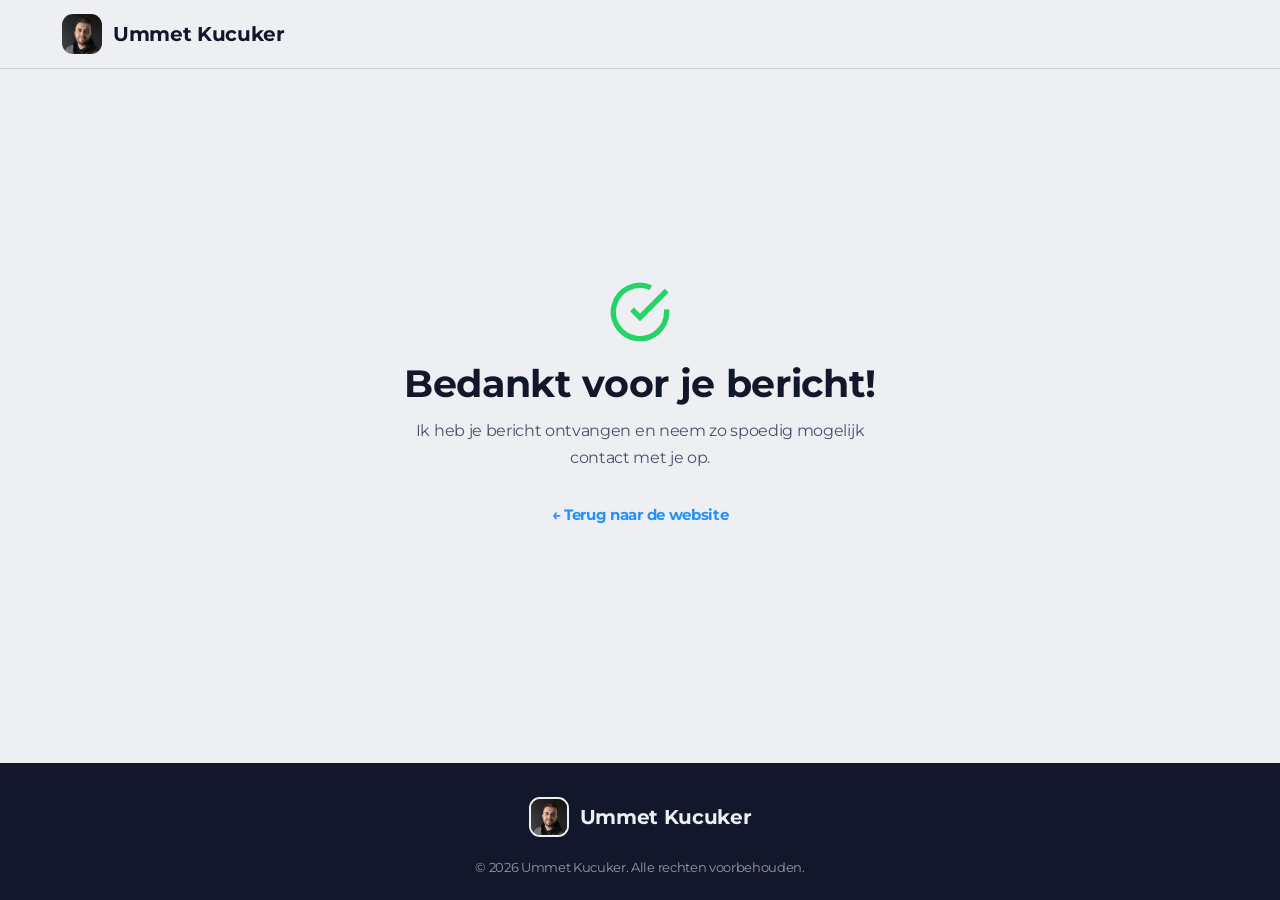
<file: bedankt.html>
<!doctype html>
<html lang="nl">
<head>
<!-- Google Tag Manager -->
<script>(function(w,d,s,l,i){w[l]=w[l]||[];w[l].push({'gtm.start':
new Date().getTime(),event:'gtm.js'});var f=d.getElementsByTagName(s)[0],
j=d.createElement(s),dl=l!='dataLayer'?'&l='+l:'';j.async=true;j.src=
'https://www.googletagmanager.com/gtm.js?id='+i+dl;f.parentNode.insertBefore(j,f);
})(window,document,'script','dataLayer','GTM-M3SC5B88');</script>
<!-- End Google Tag Manager -->
<meta charset="UTF-8">
<meta name="viewport" content="width=device-width, initial-scale=1.0">
<title>Bedankt — Ummet Kucuker</title>
<link rel="icon" type="image/png" href="favicon.png">
<meta name="robots" content="noindex">
<link rel="preconnect" href="https://fonts.googleapis.com">
<link rel="preconnect" href="https://fonts.gstatic.com" crossorigin>
<link rel="stylesheet" href="https://fonts.googleapis.com/css2?family=Montserrat:wght@400;500;600;700;800;900&family=IBM+Plex+Mono:wght@500;600;700&display=swap">
<link rel="stylesheet" href="index.css?v=15">
<style>
  html,body{height:100%;}
  body{min-height:100vh;display:flex;flex-direction:column;}
  main{flex:1 0 auto;display:flex;align-items:center;justify-content:center;}
  .page-wrap{max-width:640px;margin:0 auto;padding-block:72px 96px;text-align:center;}
  .page-wrap .check-icon{width:64px;height:64px;color:var(--wa);margin:0 auto 20px;display:block;}
  .page-wrap h1{font-size:clamp(1.8rem,4.5vw,2.4rem);margin-bottom:12px;}
  .page-wrap p{color:var(--ink-soft);font-size:1rem;line-height:1.7;max-width:46ch;margin:0 auto;}
  .page-back{display:inline-flex;align-items:center;gap:6px;font-weight:700;font-size:0.95rem;color:var(--accent-ink);text-decoration:none;margin-top:32px;}
  .page-back:hover{text-decoration:underline;}
</style>
</head>
<!-- Google Tag Manager (noscript) -->
<noscript><iframe src="https://www.googletagmanager.com/ns.html?id=GTM-M3SC5B88"
height="0" width="0" style="display:none;visibility:hidden"></iframe></noscript>
<!-- End Google Tag Manager (noscript) -->

<!-- Header: logo (geen navigatie, dit is een losse pagina) -->
<header class="site-header">
  <div class="wrap header-row">
    <a href="index.html" class="logo" aria-label="Ummet Kucuker home">
      <img class="logo-mark" src="[data-uri]" alt="Ummet Kucuker logo">
      <span class="logo-text">Ummet Kucuker</span>
    </a>
  </div>
</header>

<main>
  <div class="wrap page-wrap">
    <svg class="check-icon" viewBox="0 0 24 24" fill="none" stroke="currentColor" stroke-width="2"><path d="M22 11.08V12a10 10 0 11-5.93-9.14"/><path d="M22 4L12 14.01l-3-3"/></svg>
    <h1>Bedankt voor je bericht!</h1>
    <p>Ik heb je bericht ontvangen en neem zo spoedig mogelijk contact met je op.</p>
    <a href="index.html" class="page-back">&larr; Terug naar de website</a>
  </div>
</main>


<footer class="site-footer">
  <div class="wrap footer-inner">
    <div class="footer-logo">
      <img class="logo-mark" src="[data-uri]" alt="Ummet Kucuker logo">
      <span class="logo-text">Ummet Kucuker</span>
    </div>
    <div class="footer-bottom">
      <span>&copy; 2026 Ummet Kucuker. Alle rechten voorbehouden.</span>
    </div>
  </div>
</footer>

</body>
</html>
</file>
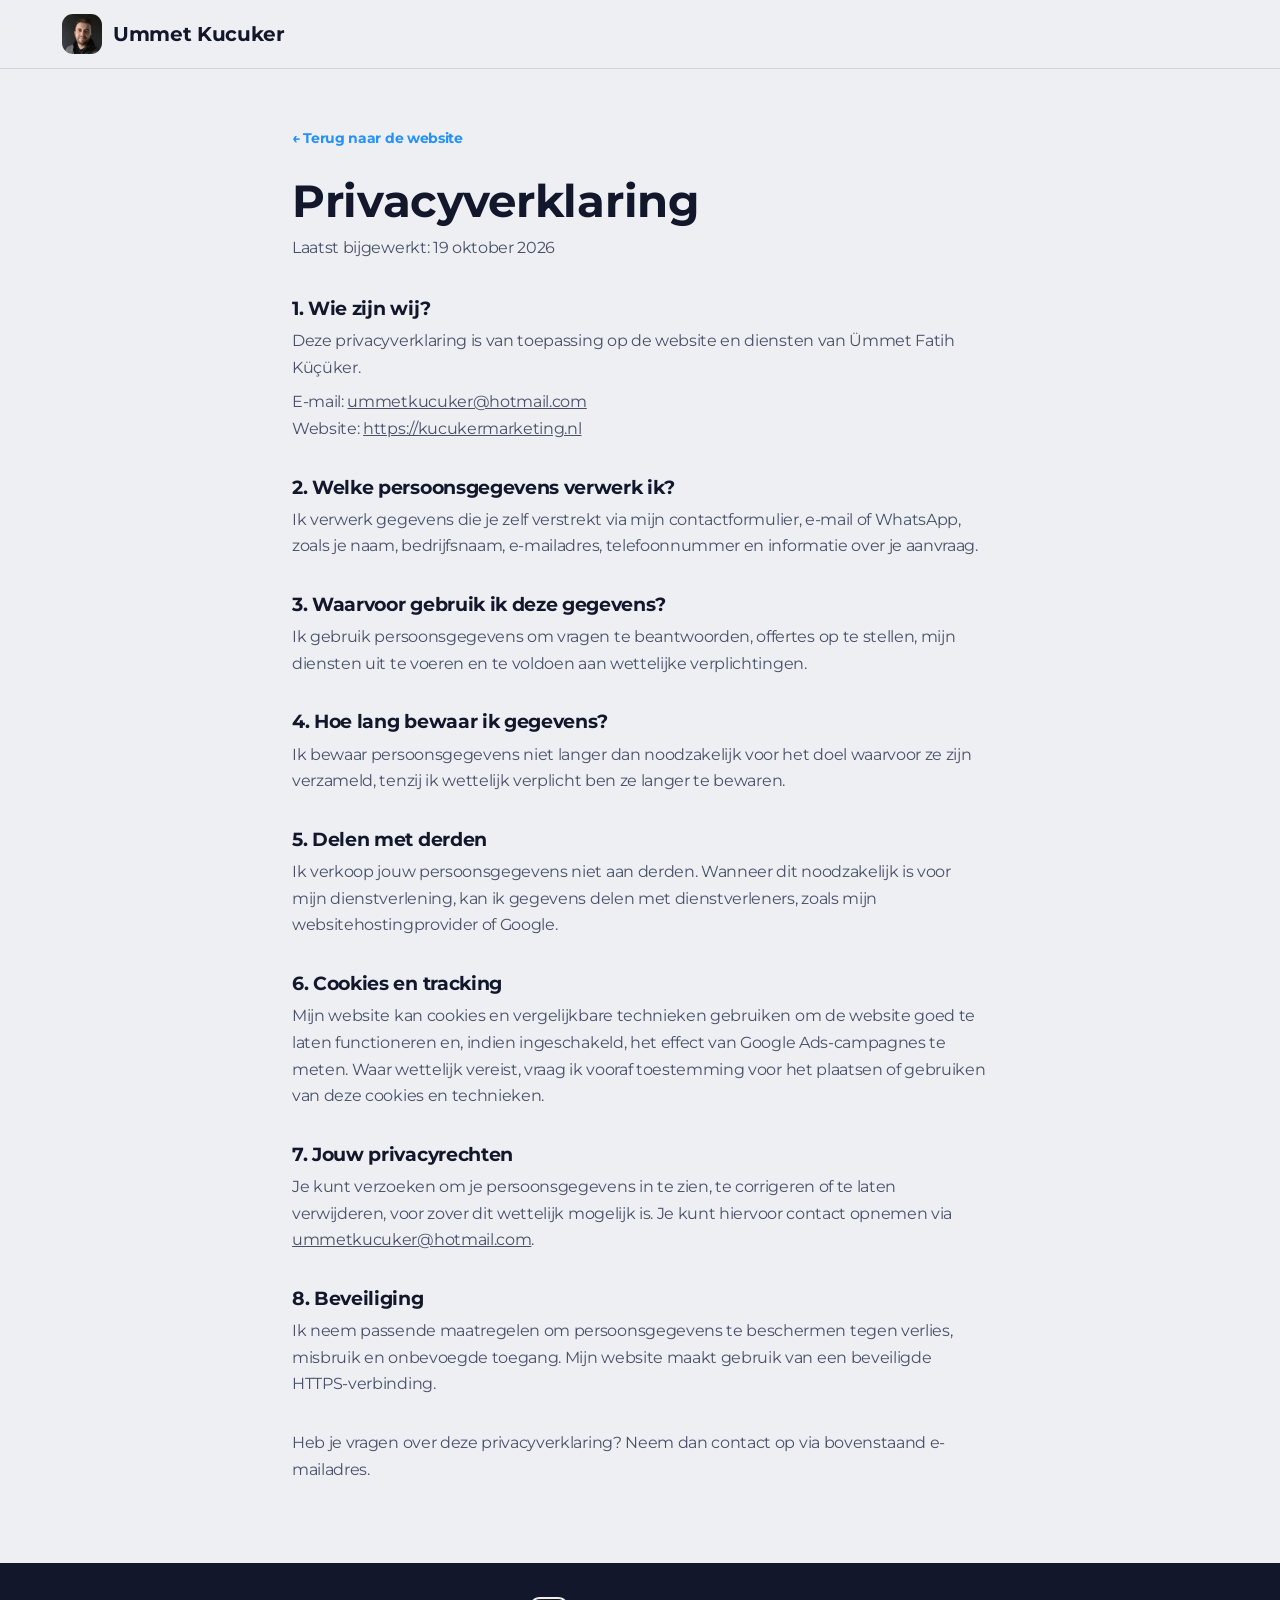
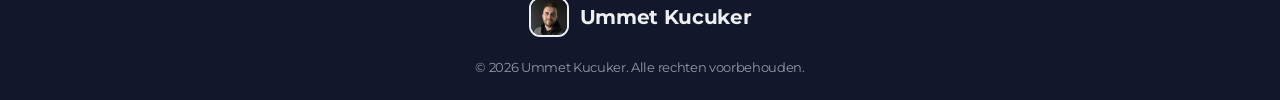
<file: privacy.html>
<!doctype html>
<html lang="nl">
<head>
<!-- Google Tag Manager -->
<script>(function(w,d,s,l,i){w[l]=w[l]||[];w[l].push({'gtm.start':
new Date().getTime(),event:'gtm.js'});var f=d.getElementsByTagName(s)[0],
j=d.createElement(s),dl=l!='dataLayer'?'&l='+l:'';j.async=true;j.src=
'https://www.googletagmanager.com/gtm.js?id='+i+dl;f.parentNode.insertBefore(j,f);
})(window,document,'script','dataLayer','GTM-M3SC5B88');</script>
<!-- End Google Tag Manager -->
<meta charset="UTF-8">
<meta name="viewport" content="width=device-width, initial-scale=1.0">
<title>Privacyverklaring — Ummet Kucuker</title>
<link rel="icon" type="image/png" href="favicon.png">
<meta name="robots" content="noindex">
<link rel="preconnect" href="https://fonts.googleapis.com">
<link rel="preconnect" href="https://fonts.gstatic.com" crossorigin>
<link rel="stylesheet" href="https://fonts.googleapis.com/css2?family=Montserrat:wght@400;500;600;700;800;900&family=IBM+Plex+Mono:wght@500;600;700&display=swap">
<link rel="stylesheet" href="index.css?v=15">
<style>
  .privacy-wrap{max-width:760px;margin:0 auto;padding-block:56px 80px;}
  .privacy-wrap h1{font-size:clamp(2rem,5vw,2.8rem);margin-bottom:10px;}
  .privacy-updated{color:var(--ink-faint);font-size:0.9rem;margin-bottom:36px;}
  .privacy-wrap h2{font-size:1.2rem;margin-top:34px;margin-bottom:10px;}
  .privacy-wrap p{color:var(--ink-soft);font-size:0.98rem;line-height:1.7;margin-top:8px;}
  .privacy-wrap ul{margin-top:8px;padding-left:0;}
  .privacy-wrap li{color:var(--ink-soft);font-size:0.98rem;line-height:1.7;list-style:none;}
  .privacy-back{display:inline-flex;align-items:center;gap:6px;font-weight:700;font-size:0.9rem;color:var(--accent-ink);text-decoration:none;margin-bottom:28px;}
  .privacy-back:hover{text-decoration:underline;}
</style>
</head>
<body>
<!-- Google Tag Manager (noscript) -->
<noscript><iframe src="https://www.googletagmanager.com/ns.html?id=GTM-M3SC5B88"
height="0" width="0" style="display:none;visibility:hidden"></iframe></noscript>
<!-- End Google Tag Manager (noscript) -->

<!-- Header: logo (geen navigatie, dit is een losse pagina) -->
<header class="site-header">
  <div class="wrap header-row">
    <a href="index.html" class="logo" aria-label="Ummet Kucuker home">
      <img class="logo-mark" src="[data-uri]" alt="Ummet Kucuker logo">
      <span class="logo-text">Ummet Kucuker</span>
    </a>
  </div>
</header>

<main>
  <div class="wrap privacy-wrap">
    <a href="index.html" class="privacy-back">&larr; Terug naar de website</a>
    <h1>Privacyverklaring</h1>
    <p class="privacy-updated">Laatst bijgewerkt: 19 oktober 2026</p>

    <h2>1. Wie zijn wij?</h2>
    <p>Deze privacyverklaring is van toepassing op de website en diensten van Ümmet Fatih Küçüker.</p>
    <ul>
      <li>E-mail: <a href="mailto:ummetkucuker@hotmail.com">ummetkucuker@hotmail.com</a></li>
      <li>Website: <a href="https://kucukermarketing.nl">https://kucukermarketing.nl</a></li>
    </ul>

    <h2>2. Welke persoonsgegevens verwerk ik?</h2>
    <p>Ik verwerk gegevens die je zelf verstrekt via mijn contactformulier, e-mail of WhatsApp, zoals je naam, bedrijfsnaam, e-mailadres, telefoonnummer en informatie over je aanvraag.</p>

    <h2>3. Waarvoor gebruik ik deze gegevens?</h2>
    <p>Ik gebruik persoonsgegevens om vragen te beantwoorden, offertes op te stellen, mijn diensten uit te voeren en te voldoen aan wettelijke verplichtingen.</p>

    <h2>4. Hoe lang bewaar ik gegevens?</h2>
    <p>Ik bewaar persoonsgegevens niet langer dan noodzakelijk voor het doel waarvoor ze zijn verzameld, tenzij ik wettelijk verplicht ben ze langer te bewaren.</p>

    <h2>5. Delen met derden</h2>
    <p>Ik verkoop jouw persoonsgegevens niet aan derden. Wanneer dit noodzakelijk is voor mijn dienstverlening, kan ik gegevens delen met dienstverleners, zoals mijn websitehostingprovider of Google.</p>

    <h2>6. Cookies en tracking</h2>
    <p>Mijn website kan cookies en vergelijkbare technieken gebruiken om de website goed te laten functioneren en, indien ingeschakeld, het effect van Google Ads-campagnes te meten. Waar wettelijk vereist, vraag ik vooraf toestemming voor het plaatsen of gebruiken van deze cookies en technieken.</p>

    <h2>7. Jouw privacyrechten</h2>
    <p>Je kunt verzoeken om je persoonsgegevens in te zien, te corrigeren of te laten verwijderen, voor zover dit wettelijk mogelijk is. Je kunt hiervoor contact opnemen via <a href="mailto:ummetkucuker@hotmail.com">ummetkucuker@hotmail.com</a>.</p>

    <h2>8. Beveiliging</h2>
    <p>Ik neem passende maatregelen om persoonsgegevens te beschermen tegen verlies, misbruik en onbevoegde toegang. Mijn website maakt gebruik van een beveiligde HTTPS-verbinding.</p>

    <p style="margin-top:32px;">Heb je vragen over deze privacyverklaring? Neem dan contact op via bovenstaand e-mailadres.</p>
  </div>
</main>

<footer class="site-footer">
  <div class="wrap footer-inner">
    <div class="footer-logo">
      <img class="logo-mark" src="[data-uri]" alt="Ummet Kucuker logo">
      <span class="logo-text">Ummet Kucuker</span>
    </div>
    <div class="footer-bottom">
      <span>&copy; 2026 Ummet Kucuker. Alle rechten voorbehouden.</span>
    </div>
  </div>
</footer>

</body>
</html>
</file>
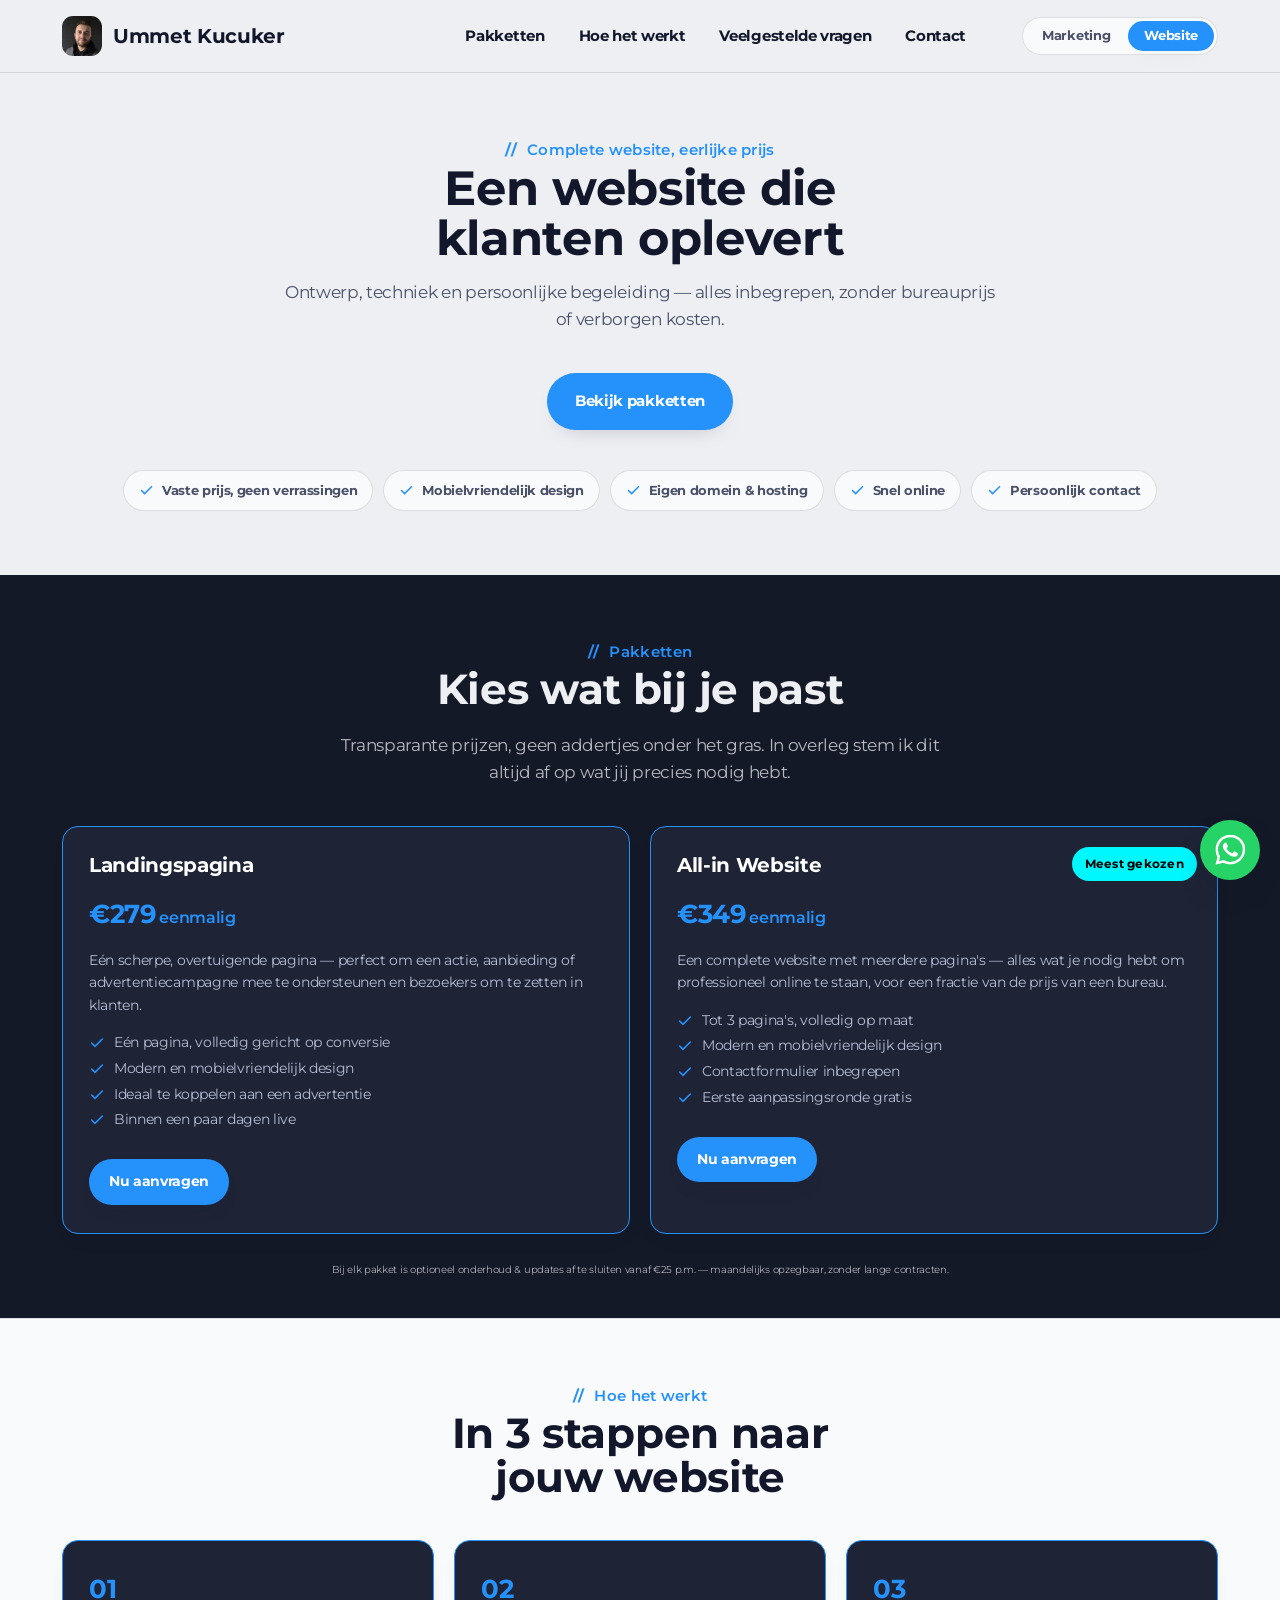
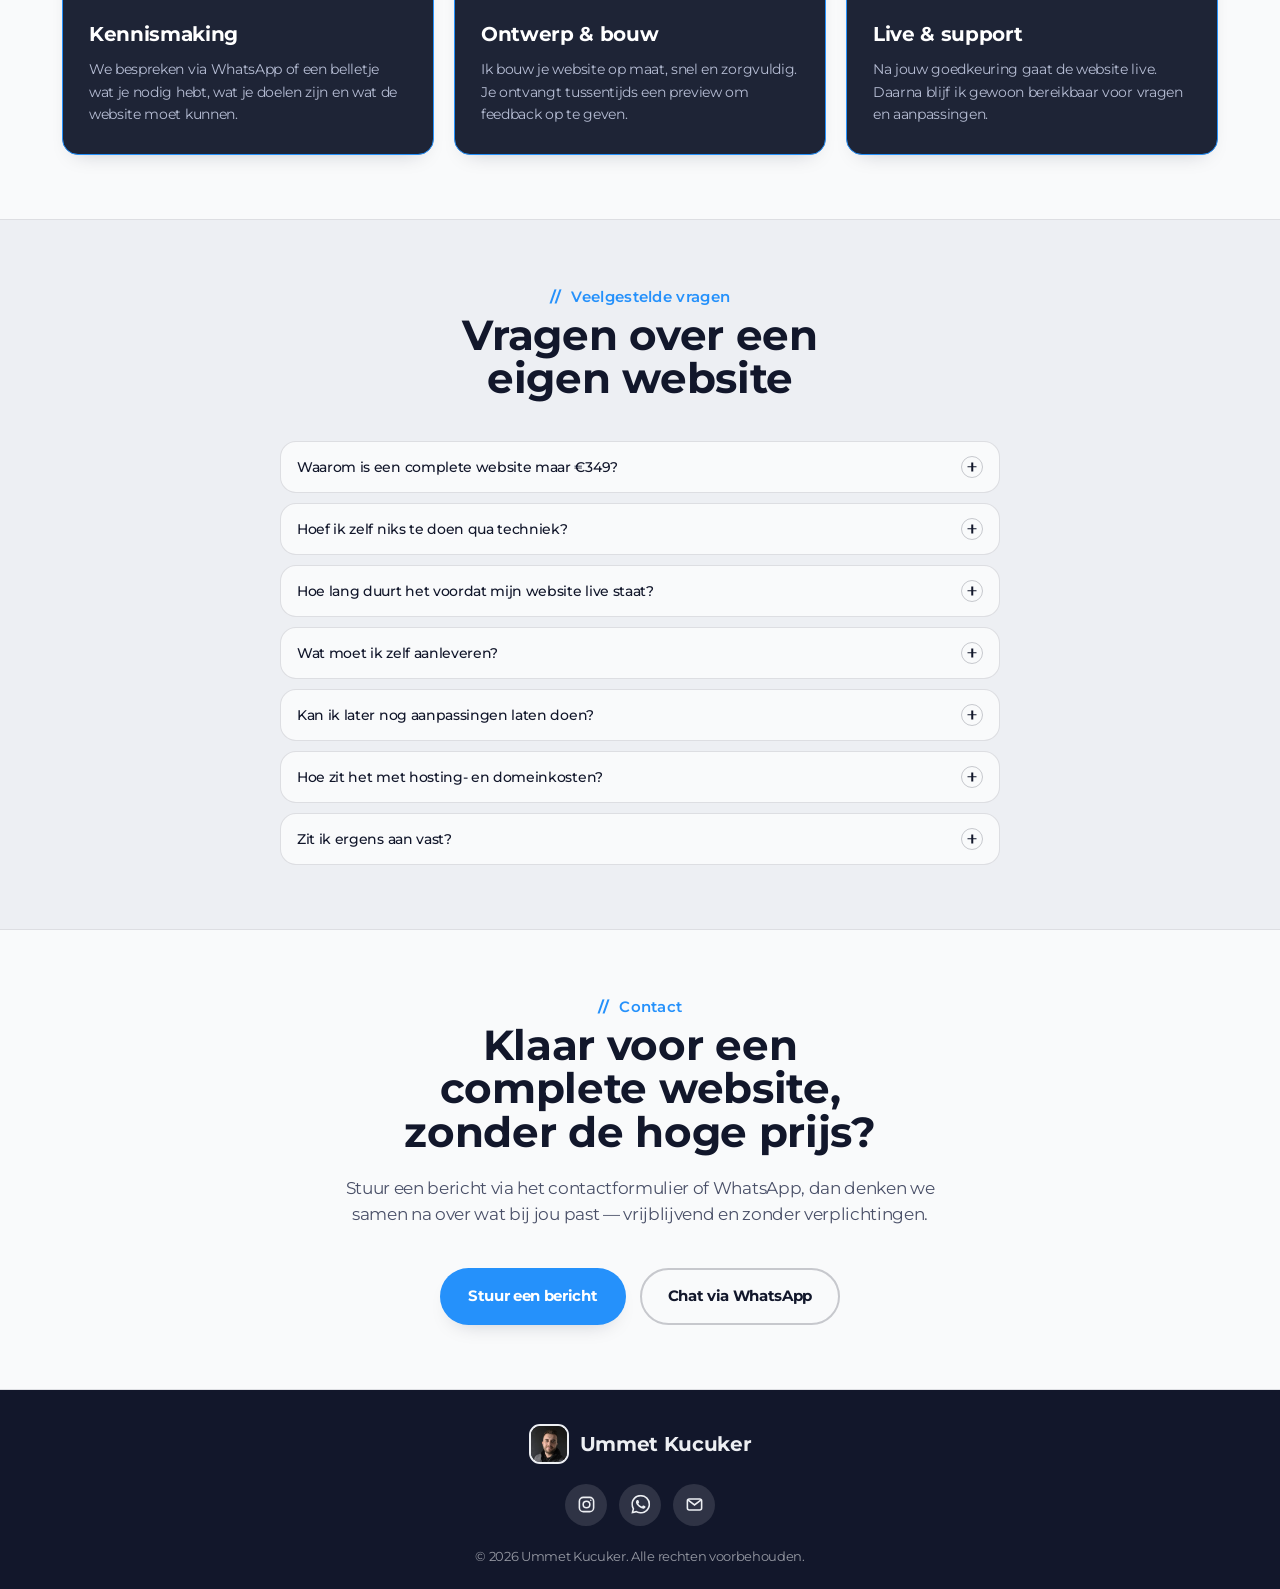
<file: websites.html>
<!doctype html>
<html lang="nl">
<head>
<!-- Google Tag Manager -->
<script>(function(w,d,s,l,i){w[l]=w[l]||[];w[l].push({'gtm.start':
new Date().getTime(),event:'gtm.js'});var f=d.getElementsByTagName(s)[0],
j=d.createElement(s),dl=l!='dataLayer'?'&l='+l:'';j.async=true;j.src=
'https://www.googletagmanager.com/gtm.js?id='+i+dl;f.parentNode.insertBefore(j,f);
})(window,document,'script','dataLayer','GTM-M3SC5B88');</script>
<!-- End Google Tag Manager -->
<meta charset="UTF-8">
<meta name="viewport" content="width=device-width, initial-scale=1.0">
<title>Websites | Ummet Kucuker</title>
<link rel="icon" type="image/png" href="favicon.png">
<link rel="preconnect" href="https://fonts.googleapis.com">
<link rel="preconnect" href="https://fonts.gstatic.com" crossorigin>
<link rel="stylesheet" href="https://fonts.googleapis.com/css2?family=Montserrat:wght@400;500;600;700;800;900&family=IBM+Plex+Mono:wght@500;600;700&display=swap">
<link rel="stylesheet" href="index.css?v=22">
</head>
<body>
<!-- Google Tag Manager (noscript) -->
<noscript><iframe src="https://www.googletagmanager.com/ns.html?id=GTM-M3SC5B88"
height="0" width="0" style="display:none;visibility:hidden"></iframe></noscript>
<!-- End Google Tag Manager (noscript) -->

<!-- Header: logo + navigatie (desktop-nav + mobiel uitklapmenu) -->
<header class="site-header">
  <div class="wrap header-row">
    <a href="#top" class="logo" aria-label="Ummet Kucuker home">
      <img class="logo-mark" src="[data-uri]" alt="Ummet Kucuker logo">
      <span class="logo-text">Ummet Kucuker</span>
    </a>

    <nav class="nav" aria-label="Primair">
      <a href="#pakketten" class="nav-link">Pakketten</a>
      <a href="#hoe-het-werkt" class="nav-link">Hoe het werkt</a>
      <a href="#faq" class="nav-link">Veelgestelde vragen</a>
      <a href="#contact" class="nav-link">Contact</a>
    </nav>

    <div class="header-actions">
      <div class="mode-switch" role="tablist" aria-label="Kies type">
        <a href="index.html" class="mode-switch-option" role="tab" aria-selected="false">Marketing</a>
        <a href="#top" class="mode-switch-option is-active" role="tab" aria-selected="true">Website</a>
      </div>
      <button class="menu-toggle" id="menuToggle" aria-expanded="false" aria-controls="mobilePanel" aria-label="Open menu">
        <svg id="iconMenu" width="20" height="20" viewBox="0 0 24 24" fill="none" stroke="currentColor" stroke-width="2.4" stroke-linecap="round"><path d="M3 6h18M3 12h18M3 18h18"/></svg>
        <svg id="iconClose" width="20" height="20" viewBox="0 0 24 24" fill="none" stroke="currentColor" stroke-width="2.4" stroke-linecap="round" hidden><path d="M6 6l12 12M18 6L6 18"/></svg>
      </button>
    </div>
  </div>

</header>

  <nav class="mobile-panel" id="mobilePanel" aria-label="Mobiel">
    <div class="mobile-panel-head">
      <a href="#top" class="logo" aria-label="Ummet Kucuker home">
      <img class="logo-mark" src="[data-uri]" alt="Ummet Kucuker logo">
      <span class="logo-text">Ummet Kucuker</span>
    </a>
      <button class="mobile-panel-close" id="mobilePanelClose" aria-label="Sluit menu">
        <svg width="20" height="20" viewBox="0 0 24 24" fill="none" stroke="currentColor" stroke-width="2.4" stroke-linecap="round"><path d="M6 6l12 12M18 6L6 18"/></svg>
      </button>
    </div>
    <div class="mobile-panel-links">
      <a href="#top" class="nav-link">Home</a>
      <a href="#pakketten" class="nav-link">Pakketten</a>
      <a href="#hoe-het-werkt" class="nav-link">Hoe het werkt</a>
      <a href="#faq" class="nav-link">Veelgestelde vragen</a>
      <a href="#contact" class="nav-link">Contact</a>
      <a href="index.html" class="nav-link">&larr; Terug naar Marketing</a>
    </div>
  </nav>

<!-- Hoofdinhoud van de websites-pagina -->
<main>

<!-- Hero -->
<section class="section" id="top" style="padding-top:64px;">
  <div class="wrap">
    <div class="section-head" style="max-width:720px;margin-inline:auto;text-align:center;">
      <p class="eyebrow">Complete website, eerlijke prijs</p>
      <h1 style="font-size:clamp(2rem,5vw,3rem);">Een website die klanten oplevert</h1>
      <p style="font-size:1.05rem;margin-top:16px;">Ontwerp, techniek en persoonlijke begeleiding &mdash; alles inbegrepen, zonder bureauprijs of verborgen kosten.</p>
    </div>
    <div style="display:flex;gap:14px;justify-content:center;flex-wrap:wrap;margin-top:28px;">
      <a href="#pakketten" class="btn btn-primary">Bekijk pakketten</a>
    </div>
    <div class="tag-strip" style="justify-content:center;border-top:none;padding-top:0;margin-top:40px;">
      <span class="tag-chip"><svg viewBox="0 0 24 24" fill="none" stroke="currentColor" stroke-width="2.4" stroke-linecap="round"><path d="M20 6L9 17l-5-5"/></svg>Vaste prijs, geen verrassingen</span>
      <span class="tag-chip"><svg viewBox="0 0 24 24" fill="none" stroke="currentColor" stroke-width="2.4" stroke-linecap="round"><path d="M20 6L9 17l-5-5"/></svg>Mobielvriendelijk design</span>
      <span class="tag-chip"><svg viewBox="0 0 24 24" fill="none" stroke="currentColor" stroke-width="2.4" stroke-linecap="round"><path d="M20 6L9 17l-5-5"/></svg>Eigen domein &amp; hosting</span>
      <span class="tag-chip"><svg viewBox="0 0 24 24" fill="none" stroke="currentColor" stroke-width="2.4" stroke-linecap="round"><path d="M20 6L9 17l-5-5"/></svg>Snel online</span>
      <span class="tag-chip"><svg viewBox="0 0 24 24" fill="none" stroke="currentColor" stroke-width="2.4" stroke-linecap="round"><path d="M20 6L9 17l-5-5"/></svg>Persoonlijk contact</span>
    </div>
  </div>
</section>

<!-- Pakketten -->
<section class="section" id="pakketten" style="background:#141927;--svc-card-bg:#1E2436;border-block:none;">
  <div class="wrap">
    <div class="section-head" style="color:var(--bg);">
      <p class="eyebrow">Pakketten</p>
      <h2 style="color:var(--bg);">Kies wat bij je past</h2>
      <p style="color:var(--bg);opacity:0.75;">Transparante prijzen, geen addertjes onder het gras. In overleg stem ik dit altijd af op wat jij precies nodig hebt.</p>
    </div>
    <div class="services-grid">
      <div class="service-card">
        <h3>Landingspagina</h3>
        <div class="price-line"><span class="now">&euro;279 <span class="pm">eenmalig</span></span></div>
        <p>E&eacute;n scherpe, overtuigende pagina &mdash; perfect om een actie, aanbieding of advertentiecampagne mee te ondersteunen en bezoekers om te zetten in klanten.</p>
        <ul class="service-list">
          <li><svg viewBox="0 0 24 24" fill="none" stroke="currentColor" stroke-width="2.4" stroke-linecap="round"><path d="M20 6L9 17l-5-5"/></svg>E&eacute;n pagina, volledig gericht op conversie</li>
          <li><svg viewBox="0 0 24 24" fill="none" stroke="currentColor" stroke-width="2.4" stroke-linecap="round"><path d="M20 6L9 17l-5-5"/></svg>Modern en mobielvriendelijk design</li>
          <li><svg viewBox="0 0 24 24" fill="none" stroke="currentColor" stroke-width="2.4" stroke-linecap="round"><path d="M20 6L9 17l-5-5"/></svg>Ideaal te koppelen aan een advertentie</li>
          <li><svg viewBox="0 0 24 24" fill="none" stroke="currentColor" stroke-width="2.4" stroke-linecap="round"><path d="M20 6L9 17l-5-5"/></svg>Binnen een paar dagen live</li>
        </ul>
        <a href="index.html#contact" class="btn btn-primary">Nu aanvragen</a>
      </div>
      <div class="service-card">
        <span class="save-badge">Meest gekozen</span>
        <h3>All-in Website</h3>
        <div class="price-line"><span class="now">&euro;349 <span class="pm">eenmalig</span></span></div>
        <p>Een complete website met meerdere pagina's &mdash; alles wat je nodig hebt om professioneel online te staan, voor een fractie van de prijs van een bureau.</p>
        <ul class="service-list">
          <li><svg viewBox="0 0 24 24" fill="none" stroke="currentColor" stroke-width="2.4" stroke-linecap="round"><path d="M20 6L9 17l-5-5"/></svg>Tot 3 pagina's, volledig op maat</li>
          <li><svg viewBox="0 0 24 24" fill="none" stroke="currentColor" stroke-width="2.4" stroke-linecap="round"><path d="M20 6L9 17l-5-5"/></svg>Modern en mobielvriendelijk design</li>
          <li><svg viewBox="0 0 24 24" fill="none" stroke="currentColor" stroke-width="2.4" stroke-linecap="round"><path d="M20 6L9 17l-5-5"/></svg>Contactformulier inbegrepen</li>
          <li><svg viewBox="0 0 24 24" fill="none" stroke="currentColor" stroke-width="2.4" stroke-linecap="round"><path d="M20 6L9 17l-5-5"/></svg>Eerste aanpassingsronde gratis</li>
        </ul>
        <a href="index.html#contact" class="btn btn-primary">Nu aanvragen</a>
      </div>
    </div>
    <p class="promo-note" style="color:var(--bg);opacity:0.7;text-align:center;margin-top:28px;font-style:normal;">Bij elk pakket is optioneel onderhoud &amp; updates af te sluiten vanaf &euro;25 p.m. &mdash; maandelijks opzegbaar, zonder lange contracten.</p>
  </div>
</section>

<!-- Hoe het werkt -->
<section class="section section-alt" id="hoe-het-werkt">
  <div class="wrap">
    <div class="section-head">
      <p class="eyebrow">Hoe het werkt</p>
      <h2>In 3 stappen naar jouw website</h2>
    </div>
    <div class="services-grid">
      <div class="service-card" style="--svc-card-bg:#1E2436;">
        <p style="font-family:var(--font-mono);font-size:1.6rem;font-weight:700;color:var(--accent);margin:0;">01</p>
        <h3>Kennismaking</h3>
        <p>We bespreken via WhatsApp of een belletje wat je nodig hebt, wat je doelen zijn en wat de website moet kunnen.</p>
      </div>
      <div class="service-card" style="--svc-card-bg:#1E2436;">
        <p style="font-family:var(--font-mono);font-size:1.6rem;font-weight:700;color:var(--accent);margin:0;">02</p>
        <h3>Ontwerp &amp; bouw</h3>
        <p>Ik bouw je website op maat, snel en zorgvuldig. Je ontvangt tussentijds een preview om feedback op te geven.</p>
      </div>
      <div class="service-card" style="--svc-card-bg:#1E2436;">
        <p style="font-family:var(--font-mono);font-size:1.6rem;font-weight:700;color:var(--accent);margin:0;">03</p>
        <h3>Live &amp; support</h3>
        <p>Na jouw goedkeuring gaat de website live. Daarna blijf ik gewoon bereikbaar voor vragen en aanpassingen.</p>
      </div>
    </div>
  </div>
</section>

<!-- FAQ -->
<section class="section" id="faq">
  <div class="wrap">
    <div class="section-head" style="max-width:640px;">
      <p class="eyebrow">Veelgestelde vragen</p>
      <h2>Vragen over een eigen website</h2>
    </div>
    <div class="faq-list" style="max-width:720px;margin-inline:auto;">
      <details class="faq-item">
        <summary>Waarom is een complete website maar &euro;349?<span class="plus"></span></summary>
        <div class="faq-body">Omdat ik zonder dure overhead werk: geen kantoor, geen account manager, geen extra lagen tussen jou en mij. Jij hebt rechtstreeks contact met mij, en dat scheelt flink in de prijs &mdash; zonder dat je inlevert op kwaliteit.</div>
      </details>
      <details class="faq-item">
        <summary>Hoef ik zelf niks te doen qua techniek?<span class="plus"></span></summary>
        <div class="faq-body">Nee, ik regel het domein, de hosting en de techniek. Jij hoeft alleen teksten en foto's aan te leveren (of ik help hierbij).</div>
      </details>
      <details class="faq-item">
        <summary>Hoe lang duurt het voordat mijn website live staat?<span class="plus"></span></summary>
        <div class="faq-body">Een landingspagina staat meestal binnen een paar dagen live. Een complete website met meerdere pagina's duurt gemiddeld 1 tot 2 weken, afhankelijk van hoe snel jij de teksten en foto's aanlevert.</div>
      </details>
      <details class="faq-item">
        <summary>Wat moet ik zelf aanleveren?<span class="plus"></span></summary>
        <div class="faq-body">Het liefst je logo, foto's en een korte omschrijving van je bedrijf. Heb je dit nog niet? Dan denk ik graag mee en kan ik je ook helpen met teksten.</div>
      </details>
      <details class="faq-item">
        <summary>Kan ik later nog aanpassingen laten doen?<span class="plus"></span></summary>
        <div class="faq-body">Zeker. Kleine aanpassingen zijn vaak gratis of voor een klein bedrag, voor grotere wijzigingen maken we losse afspraken.</div>
      </details>
      <details class="faq-item">
        <summary>Hoe zit het met hosting- en domeinkosten?<span class="plus"></span></summary>
        <div class="faq-body">Die kosten zijn apart (meestal enkele tientjes per jaar). Ik help je graag bij het regelen hiervan.</div>
      </details>
      <details class="faq-item">
        <summary>Zit ik ergens aan vast?<span class="plus"></span></summary>
        <div class="faq-body">Nee. Het eenmalige bouwpakket is eenmalig, en onderhoud is maandelijks opzegbaar &mdash; net als mijn marketingdiensten.</div>
      </details>
    </div>
  </div>
</section>

<!-- Contact CTA -->
<section class="section section-alt" id="contact">
  <div class="wrap">
    <div class="section-head" style="text-align:center;margin-inline:auto;">
      <p class="eyebrow">Contact</p>
      <h2>Klaar voor een complete website, zonder de hoge prijs?</h2>
      <p>Stuur een bericht via het contactformulier of WhatsApp, dan denken we samen na over wat bij jou past &mdash; vrijblijvend en zonder verplichtingen.</p>
    </div>
    <div style="display:flex;gap:14px;justify-content:center;flex-wrap:wrap;margin-top:24px;">
      <a href="index.html#contact" class="btn btn-primary">Stuur een bericht</a>
      <a href="https://wa.me/31685795128" class="btn btn-outline" target="_blank" rel="noopener">Chat via WhatsApp</a>
    </div>
  </div>
</section>

</main>

<!-- Footer: logo, social links en copyright -->
<footer class="site-footer">
  <div class="wrap footer-inner">
    <div class="footer-logo">
      <img class="logo-mark" src="[data-uri]" alt="Ummet Kucuker logo">
      <span class="logo-text">Ummet Kucuker</span>
    </div>

    <div class="footer-social">
      <a class="footer-icon" href="https://instagram.com/u.kucuker" target="_blank" rel="noopener" aria-label="Instagram van Ummet Kucuker">
        <svg viewBox="0 0 24 24" fill="none" stroke="currentColor" stroke-width="2"><rect x="3" y="3" width="18" height="18" rx="5"/><circle cx="12" cy="12" r="4.2"/><circle cx="17.4" cy="6.6" r="1" fill="currentColor" stroke="none"/></svg>
      </a>
      <a class="footer-icon" href="https://wa.me/31685795128" aria-label="WhatsApp Ummet Kucuker">
        <svg class="wa-icon" viewBox="0 0 24 24" fill="currentColor"><path d="M17.472 14.382c-.297-.149-1.758-.867-2.03-.967-.273-.099-.471-.148-.67.15-.197.297-.767.966-.94 1.164-.173.199-.347.223-.644.075-.297-.15-1.255-.463-2.39-1.475-.883-.788-1.48-1.761-1.653-2.059-.173-.297-.018-.458.13-.606.134-.133.298-.347.446-.52.149-.174.198-.298.298-.497.099-.198.05-.371-.025-.52-.075-.149-.669-1.612-.916-2.207-.242-.579-.487-.5-.669-.51-.173-.008-.371-.01-.57-.01-.198 0-.52.074-.792.372-.272.297-1.04 1.016-1.04 2.479 0 1.462 1.065 2.875 1.213 3.074.149.198 2.096 3.2 5.077 4.487.709.306 1.262.489 1.694.625.712.227 1.36.195 1.871.118.571-.085 1.758-.719 2.006-1.413.248-.694.248-1.289.173-1.413-.074-.124-.272-.198-.57-.347zm-5.421 7.403h-.004a9.87 9.87 0 01-5.031-1.378l-.361-.214-3.741.982.998-3.648-.235-.374a9.86 9.86 0 01-1.51-5.26c.001-5.45 4.436-9.884 9.888-9.884 2.64 0 5.122 1.03 6.988 2.898a9.825 9.825 0 012.893 6.994c-.003 5.45-4.437 9.884-9.885 9.884zm8.413-18.297A11.815 11.815 0 0012.05 0C5.495 0 .16 5.335.157 11.892c0 2.096.547 4.142 1.588 5.945L.057 24l6.305-1.654a11.882 11.882 0 005.683 1.448h.005c6.554 0 11.89-5.335 11.893-11.893a11.821 11.821 0 00-3.48-8.413z"/></svg>
      </a>
      <a class="footer-icon" href="mailto:ummetkucuker@hotmail.com" aria-label="E-mail Ummet Kucuker">
        <svg viewBox="0 0 24 24" fill="none" stroke="currentColor" stroke-width="2"><rect x="3" y="5" width="18" height="14" rx="2.5"/><path d="M4 6.5l8 6 8-6"/></svg>
      </a>
    </div>

    <div class="footer-bottom">
      <span>&copy; 2026 Ummet Kucuker. Alle rechten voorbehouden.</span>
    </div>
  </div>
</footer>

<!-- Zwevende WhatsApp-knop (rechtsonder, altijd zichtbaar) -->
<a class="wa-float" href="https://wa.me/31685795128" aria-label="Chat via WhatsApp">
  <svg class="wa-icon" viewBox="0 0 24 24" fill="currentColor"><path d="M17.472 14.382c-.297-.149-1.758-.867-2.03-.967-.273-.099-.471-.148-.67.15-.197.297-.767.966-.94 1.164-.173.199-.347.223-.644.075-.297-.15-1.255-.463-2.39-1.475-.883-.788-1.48-1.761-1.653-2.059-.173-.297-.018-.458.13-.606.134-.133.298-.347.446-.52.149-.174.198-.298.298-.497.099-.198.05-.371-.025-.52-.075-.149-.669-1.612-.916-2.207-.242-.579-.487-.5-.669-.51-.173-.008-.371-.01-.57-.01-.198 0-.52.074-.792.372-.272.297-1.04 1.016-1.04 2.479 0 1.462 1.065 2.875 1.213 3.074.149.198 2.096 3.2 5.077 4.487.709.306 1.262.489 1.694.625.712.227 1.36.195 1.871.118.571-.085 1.758-.719 2.006-1.413.248-.694.248-1.289.173-1.413-.074-.124-.272-.198-.57-.347zm-5.421 7.403h-.004a9.87 9.87 0 01-5.031-1.378l-.361-.214-3.741.982.998-3.648-.235-.374a9.86 9.86 0 01-1.51-5.26c.001-5.45 4.436-9.884 9.888-9.884 2.64 0 5.122 1.03 6.988 2.898a9.825 9.825 0 012.893 6.994c-.003 5.45-4.437 9.884-9.885 9.884zm8.413-18.297A11.815 11.815 0 0012.05 0C5.495 0 .16 5.335.157 11.892c0 2.096.547 4.142 1.588 5.945L.057 24l6.305-1.654a11.882 11.882 0 005.683 1.448h.005c6.554 0 11.89-5.335 11.893-11.893a11.821 11.821 0 00-3.48-8.413z"/></svg>
</a>

<script src="index.js?v=10" defer></script>
</body>
</html>
</file>
<file: index.css>
:root{
    --bg:#EDEFF3;
    --surface:#F9FAFB;
    --surface-2:#E8EAEF;
    --surface-3:#CFD4DD;
    --ink:#12172B;
    --ink-soft:#4A5068;
    --ink-faint:#8A8FA3;
    --line:rgba(18,23,43,0.12);
    --line-strong:rgba(18,23,43,0.22);
    --accent:#2591fb;
    --accent-ink:#2591fb;
    --accent-soft:rgba(37,145,251,0.16);
    --amber:#FFB020;
    --amber-ink:#8A5A00;
    --amber-soft:#FFF3DC;
    --wa:#25D366;
    --wa-dark:#128C50;
    --header-bg:rgba(237,239,243,0.9);
    --banner-outline:rgba(255,255,255,0.3);
    --inverse-chip-bg:rgba(255,255,255,0.12);
    --inverse-accent:#FFB020;
    --radius-lg:22px;
    --radius:16px;
    --radius-sm:10px;
    --shadow:0 18px 40px -20px rgba(18,23,43,0.35);
    --shadow-sm:0 10px 22px -14px rgba(18,23,43,0.28);
    --font-display:'Montserrat','Segoe UI',system-ui,sans-serif;
    --font-body:'Montserrat','Segoe UI',system-ui,sans-serif;
    --font-mono:'Montserrat','Segoe UI',system-ui,sans-serif;
    --maxw:1220px;
    color-scheme:light;
  }
  *{box-sizing:border-box;}
  body{
    margin:0;background:var(--bg);color:var(--ink);font-family:var(--font-body);
    font-size:16px;line-height:1.6;-webkit-font-smoothing:antialiased;overflow-x:hidden;
    letter-spacing:-0.02em;
  }
  img,svg{max-width:100%;display:block;}
  a{color:inherit;}
  ul{margin:0;padding:0;list-style:none;}
  button{font-family:inherit;}
  h1,h2,h3,h4{font-family:var(--font-display);font-weight:700;line-height:1.05;text-wrap:balance;margin:0;color:var(--ink);}
  p{margin:0;}
  .wrap{max-width:var(--maxw);margin:0 auto;padding-inline:20px;}
  @media (min-width:640px){.wrap{padding-inline:32px;}}

  .eyebrow{
    display:inline-flex;align-items:center;gap:10px;font-family:var(--font-mono);font-weight:600;
    font-size:0.92rem;letter-spacing:0.02em;color:var(--accent-ink);
  }
  .eyebrow::before{content:"//";color:var(--accent);font-weight:700;}

  .btn{
    display:inline-flex;align-items:center;justify-content:center;gap:9px;font-family:var(--font-body);
    font-weight:700;font-size:0.96rem;padding:14px 26px;border-radius:999px;border:2px solid transparent;
    cursor:pointer;text-decoration:none;white-space:nowrap;
    transition:transform .15s ease, box-shadow .15s ease, background .15s ease, color .15s ease, border-color .15s ease;
  }
  .btn:active{transform:translateY(1px);}
  .btn-primary{background:var(--accent);color:#fff;box-shadow:var(--shadow-sm);}
  .btn-primary:hover{box-shadow:var(--shadow);transform:translateY(-2px);}
  .btn-dark{background:var(--ink);color:var(--bg);}
  .btn-dark:hover{transform:translateY(-2px);box-shadow:var(--shadow);}
  .btn-outline{background:transparent;border-color:var(--line-strong);color:var(--ink);}
  .btn-outline:hover{border-color:var(--ink);}
  .btn-wa{background:var(--wa);color:#fff;box-shadow:var(--shadow-sm);}
  .btn-wa:hover{background:var(--wa-dark);box-shadow:var(--shadow);transform:translateY(-2px);}
  .btn-sm{padding:10px 18px;font-size:0.85rem;}
  .btn-block{width:100%;}
  .btn:focus-visible, a:focus-visible, button:focus-visible, input:focus-visible, textarea:focus-visible, summary:focus-visible{
    outline:3px solid var(--accent);outline-offset:2px;
  }

  /* ---------- Topbalk met voordelen (swipebaar) ---------- */
  .announce-bar{background:#353c42;padding-block:7px;}
  .announce-track{
    display:flex;align-items:center;justify-content:flex-start;gap:12px;white-space:nowrap;
    overflow-x:auto;padding-inline:20px;scrollbar-width:none;-ms-overflow-style:none;
    -webkit-overflow-scrolling:touch;
  }
  .announce-track::-webkit-scrollbar{display:none;}
  @media (min-width:760px){
    .announce-track{justify-content:center;}
  }
  .announce-item{font-size:0.72rem;font-weight:400;color:#fff;}
  .announce-sep{opacity:0.5;font-size:0.72rem;color:#fff;}

  /* ---------- Header ---------- */
  .site-header{
    position:sticky;top:env(safe-area-inset-top,0px);z-index:100;
    background:var(--header-bg);backdrop-filter:blur(10px);-webkit-backdrop-filter:blur(10px);
    border-bottom:1px solid var(--line);
  }
  .header-row{display:grid;grid-template-columns:auto 1fr auto;align-items:center;gap:20px;padding-block:14px;}
  @media (max-width:759.98px){
    .header-row{padding-inline:12px;}
  }
  .logo{display:flex;align-items:center;gap:11px;text-decoration:none;flex:none;}
  .logo-mark{
    width:40px;height:40px;border-radius:11px;background:var(--ink);color:var(--bg);flex:none;
    display:flex;align-items:center;justify-content:center;font-family:var(--font-display);font-weight:800;font-size:1.15rem;
    object-fit:cover;
  }
  .logo-text{font-family:var(--font-display);font-weight:700;font-size:1.28rem;color:var(--ink);}
  .nav{display:none;align-items:center;gap:2px;justify-self:center;}
  .nav-link{
    padding:10px 16px;border-radius:999px;font-weight:700;font-size:0.94rem;
    text-decoration:none;color:var(--ink);transition:background-color 0.15s ease,color 0.15s ease;
  }
  .nav-link:hover{color:var(--ink);background:var(--surface-2);}
  .nav-link:active{color:#fff;background:var(--accent);}
  .nav-link[aria-current="page"]{color:#fff;background:var(--accent);}
  .header-actions{display:flex;align-items:center;gap:10px;justify-self:end;grid-column:3;}
  .mode-switch{
    display:inline-flex;align-items:center;gap:2px;flex:none;
    background:var(--surface);border:1px solid var(--line);border-radius:999px;padding:3px;
  }
  .mode-switch-option{
    padding:6px 12px;border-radius:999px;font-weight:700;font-size:0.76rem;
    text-decoration:none;color:var(--ink-soft);white-space:nowrap;line-height:1.2;
    transition:background 0.2s ease,color 0.2s ease;
  }
  .mode-switch-option.is-active{background:var(--accent);color:#fff;box-shadow:var(--shadow-sm);}
  .mode-switch-option:not(.is-active):hover{color:var(--ink);}
  @media (min-width:480px){
    .mode-switch-option{padding:7px 16px;font-size:0.82rem;}
  }
  .menu-toggle{
    display:inline-flex;align-items:center;justify-content:center;width:44px;height:44px;
    border:0;background:transparent;color:var(--ink);cursor:pointer;flex:none;
  }
  @media (min-width:760px){
    .nav{display:flex;justify-self:end;margin-right:20px;}
    .menu-toggle{display:none;}
  }

  /* ---------- Mobiel menu: full-screen slide-in paneel ---------- */
  html.menu-open{overflow:hidden;}
  .mobile-panel-backdrop{
    position:fixed;inset:0;background:rgba(15,23,42,0.5);z-index:190;
    opacity:0;pointer-events:none;transition:opacity 0.25s ease;
  }
  .mobile-panel-backdrop.open{opacity:1;pointer-events:auto;}
  .mobile-panel{
    position:fixed;top:0;right:0;height:100%;height:100dvh;width:min(86vw,360px);
    display:flex;flex-direction:column;background:var(--bg);border-left:1px solid var(--line);
    transform:translateX(100%);transition:transform 0.3s ease;z-index:200;
    pointer-events:none;overflow-y:auto;
  }
  .mobile-panel.open{transform:translateX(0);box-shadow:-16px 0 40px rgba(15,23,42,0.18);pointer-events:auto;}
  .mobile-panel-head{
    display:flex;align-items:center;justify-content:space-between;gap:12px;flex:none;
    padding:16px 16px 16px 20px;border-bottom:1px solid var(--line);
  }
  .mobile-panel-head .logo{flex:1 1 auto;min-width:0;}
  .mobile-panel-head .logo-text{display:none;}
  .mobile-panel-close{
    display:inline-flex;align-items:center;justify-content:center;width:40px;height:40px;border-radius:12px;
    border:1px solid var(--line-strong);background:var(--surface);color:var(--ink);cursor:pointer;flex:none;
  }
  .mobile-panel-links{display:flex;flex-direction:column;gap:4px;padding:14px;flex:1 0 auto;}
  .mobile-panel-links .nav-link{width:100%;text-align:left;padding:14px 16px;font-size:1.02rem;font-weight:400;}
  .mobile-panel-links .nav-link[aria-current="page"],
  .mobile-panel-links .nav-link:active{
    color:var(--accent);background:rgba(37,145,251,0.07);font-weight:700;
  }
  .menu-open .wa-float{display:none;}
  @media (min-width:760px){
    .mobile-panel, .mobile-panel-backdrop{display:none !important;}
  }

  /* ---------- Sections ---------- */
  main{display:block;}
  .section{padding-block:64px;}
  .section-head{max-width:640px;margin-bottom:40px;margin-inline:auto;text-align:center;}
  .section-head h2{font-size:clamp(1.9rem,4vw,2.6rem);margin-top:4px;}
  .section-head p{color:var(--ink-soft);margin-top:20px;font-size:1.05rem;}
  .section-head .eyebrow{color:var(--accent-ink);font-size:0.95rem;margin-top:0;}
  #diensten .section-head p{font-size:0.95rem;}
  #diensten{border-top:1px solid var(--line);}
  .split-text{text-align:center;}
  .section-alt{background:var(--surface);border-block:1px solid var(--line);}
  /* Het hele "diensten"-gebied (overzichtstegels + de 4 detailsecties) krijgt
     een vaste donkere achtergrond, exact zoals op de screenshots. Elke sectie
     wisselt tussen twee blauwtinten zodat je ziet dat het aparte secties zijn;
     de kaart erin is dan weer een stap lichter dan zijn eigen sectie. */
  #belang-online-marketing{background:var(--bg);}
  #belang-online-marketing .section-head p{margin-top:32px;}
  .belang-split{align-items:center;}
  .belang-copy.section-head{margin-bottom:0;}
  .belang-copy p:not(.eyebrow){color:var(--ink);}
  @media (min-width:900px){.belang-copy.section-head{text-align:left;max-width:none;margin-inline:0;}}
  .belang-media{display:flex;}
  .belang-media img{
    width:100%;max-height:440px;aspect-ratio:1086/1357;object-fit:cover;border-radius:var(--radius-lg);
    border:0.5px solid var(--accent);box-shadow:var(--shadow-sm);
  }
  #diensten{background:#0B0E1A;}
  #diensten .section-head h2{color:#fff;}
  #diensten .section-head .eyebrow{color:#2591fb;}
  #diensten .section-head p{color:#B6BDD4;}
  #diensten .mini-quote{background:#141927;border-color:rgba(242,244,250,0.3);color:#fff;}
  #socialmedia{background:#141927;border-block:none;--svc-card-bg:#1E2436;}
  #meta-ads{background:#0B0E1A;border-block:none;--svc-card-bg:#141927;}
  #google-ads{background:#141927;border-block:none;--svc-card-bg:#1E2436;}
  #seo-blogs{background:#0B0E1A;border-block:none;--svc-card-bg:#141927;}

  /* ---------- Hero ---------- */
  .hero{padding-block:56px 64px;position:relative;overflow:hidden;background:var(--surface);}
  .hero .wrap{display:grid;gap:44px;align-items:center;}
  @media (min-width:960px){.hero .wrap{grid-template-columns:1.05fr 0.95fr;gap:48px;}}
  .hero h1{font-size:clamp(2.5rem,6vw,3.9rem);}
  .hero-lede{margin-top:20px;font-size:1.02rem;color:var(--ink);max-width:48ch;}
  @media (max-width:759.98px){
    .hero-solo .hero-lede{font-size:0.92rem;}
  }
  .hero-actions{display:flex;flex-wrap:wrap;gap:14px;margin-top:30px;}
  .hero-solo .wrap{display:block;max-width:760px;margin-inline:auto;text-align:center;}
  .hero-solo .hero-actions{justify-content:center;}
  .hero-solo .tag-strip{justify-content:center;}
  .hero-solo .hero-lede{margin-inline:auto;}
  .hero-avatar{display:flex;justify-content:center;margin-top:46px;}
  .hero-avatar img{
    width:100%;max-height:440px;aspect-ratio:1033/1200;border-radius:var(--radius-lg);object-fit:cover;
    border:0.5px solid var(--accent);box-shadow:var(--shadow-sm);
  }
  @media (min-width:760px){
    .hero-solo .wrap{max-width:980px;}
    .hero-split{
      display:grid;grid-template-columns:1.05fr 0.95fr;column-gap:40px;align-items:center;text-align:left;
      grid-template-areas:
        "eyebrow avatar"
        "h1 avatar"
        "lede avatar"
        "actions avatar"
        "tagstrip avatar";
    }
    .hero-split .eyebrow{grid-area:eyebrow;}
    .hero-split h1{grid-area:h1;}
    .hero-split .hero-lede{grid-area:lede;margin-inline:0;}
    .hero-split .hero-actions{grid-area:actions;justify-content:flex-start;}
    .hero-split .hero-avatar{grid-area:avatar;margin-top:0;align-self:center;justify-self:center;}
    .hero-split .hero-avatar img{
      width:clamp(290px,40vw,400px);height:clamp(290px,40vw,400px);object-fit:cover;
      border-radius:36px;
    }
    .hero-split .tag-strip{grid-area:tagstrip;display:grid;grid-template-columns:repeat(2,max-content);justify-content:start;gap:10px 14px;}
  }
  @media (max-width:759.98px){
    .section-head{text-align:left;margin-inline:0;}
    .hero-solo .wrap{text-align:left;margin-inline:0;}
    .hero-solo .hero-actions{justify-content:flex-start;}
    .hero-solo .tag-strip{justify-content:flex-start;}
    .hero-solo .hero-lede{margin-inline:0;}
    #waarom .section-head{text-align:center;margin-inline:auto;}
    #contact .section-head{text-align:center;margin-inline:auto;}
    #contact .section-head p:not(.eyebrow){text-align:left;}
  }
  .tag-strip{display:flex;flex-wrap:wrap;gap:10px;margin-top:38px;padding-top:30px;border-top:1px dashed var(--line-strong);}
  .tag-chip{
    display:inline-flex;align-items:center;gap:8px;padding:9px 15px;border:1px solid var(--line);
    border-radius:999px;font-size:0.82rem;font-weight:700;color:var(--ink-soft);background:var(--surface);
  }
  .tag-chip svg{width:15px;height:15px;color:var(--accent);flex:none;}

  /* ---------- Benefits / services ---------- */
  .benefits-grid{display:grid;gap:20px;grid-template-columns:repeat(auto-fit,minmax(250px,1fr));}
  .benefit-card{background:var(--surface);border:0.5px solid var(--accent);border-radius:var(--radius);padding:28px 24px;box-shadow:var(--shadow-sm);transition:background-color 0.2s ease;}
  .benefit-card:hover,.benefit-card:focus-within{background:var(--surface-2);}
  .benefit-icon{
    width:50px;height:50px;border-radius:14px;background:#2591fb;color:#fff;
    display:flex;align-items:center;justify-content:center;margin-bottom:18px;
  }
  .benefit-icon svg{width:24px;height:24px;}
  /* De dienst-logo's (Instagram/Meta/Google/SEO) worden zwart gemaakt zodat
     ze goed zichtbaar zijn op het witte vlak, ongeacht de oorspronkelijke
     kleur van het plaatje. */
  .benefit-icon img{width:24px;height:24px;filter:brightness(0);}
  .benefit-card h3{font-size:1.18rem;margin-bottom:8px;}
  .benefit-card p{color:var(--ink-soft);font-size:0.97rem;}

  .services-grid{display:grid;gap:20px;grid-template-columns:repeat(auto-fit,minmax(260px,1fr));}
  /* De diensten-kaarten hebben altijd een vaste donkere, blauwige achtergrond
     (ongeacht licht/donker-thema elders op de site, dat is verwijderd). */
  .service-card{
    background:var(--svc-card-bg,#141927);border:0.5px solid var(--accent);border-radius:var(--radius);padding:28px 26px;
    box-shadow:var(--shadow-sm);display:flex;flex-direction:column;gap:14px;position:relative;transition:filter 0.2s ease;
    color:#fff;
  }
  .service-card:hover,.service-card:focus-within{filter:brightness(1.12);}
  .save-badge{
    position:absolute;top:20px;right:20px;
    background:#00f7fe;color:#000;font-family:var(--font-mono);font-weight:700;
    font-size:0.78rem;letter-spacing:0.02em;padding:7px 13px;border-radius:999px;white-space:nowrap;
  }
  .price-line .pm{font-size:0.62em;font-weight:600;margin-left:-4px;}
  .promo-note{font-size:0.62rem;color:var(--ink-faint);margin-top:6px;margin-bottom:-24px;font-style:italic;}
  .service-card .benefit-icon{background:var(--accent);color:#000;}
  .service-card h3{font-size:1.24rem;color:#fff;}
  .service-card p{color:#B6BDD4;font-size:0.88rem;}
  .service-card .service-sublabel{color:#fff;}
  .service-card .promo-note{color:#B6BDD4;font-size:0.72rem;}
  .service-list{display:flex;flex-direction:column;gap:4px;margin-top:2px;}
  .service-list li{display:flex;gap:9px;font-size:0.85rem;color:var(--ink-soft);align-items:flex-start;}
  .service-card .service-list li{color:#B6BDD4;}
  .service-list svg{width:16px;height:16px;color:var(--accent);flex:none;margin-top:3px;}
  .service-card .btn{margin-top:14px;align-self:flex-start;padding:10px 18px;font-size:0.85rem;}
  .service-card .price-line .was{color:#B6BDD4;}
  .service-card .price-line .was::after{background:#B6BDD4;}
  .service-card .faq-item{background:#161B28;border-color:rgba(242,244,250,0.14);border-width:0.5px;}
  .service-card .faq-item summary{color:#fff;}
  .service-card .faq-item summary .plus{border-color:rgba(242,244,250,0.3);}
  .service-card .faq-item summary .plus::before,.service-card .faq-item summary .plus::after{background:#fff;}
  .service-card .faq-body{color:#B6BDD4;}

  .mini-quote-row{display:flex;margin-bottom:30px;}
  .mini-quote-row.is-left{justify-content:flex-start;}
  .mini-quote-row.is-right{justify-content:flex-end;}
  .mini-quote{
    display:inline-flex;align-items:center;gap:8px;max-width:280px;
    font-family:var(--font-mono);font-size:0.76rem;font-style:italic;font-weight:500;line-height:1.3;
    color:var(--ink-soft);background:var(--surface);border:1px dashed var(--line-strong);
    padding:9px 16px;border-radius:999px;box-shadow:var(--shadow-sm);
  }
  .mini-quote-row.is-left .mini-quote{transform:rotate(-1.5deg);}
  .mini-quote-row.is-right .mini-quote{transform:rotate(1.5deg);}
  .mini-quote::before{content:"“";flex:none;color:var(--accent);font-family:var(--font-display);font-size:1.3em;font-style:normal;font-weight:800;line-height:0.6;}
  .mini-quote strong{color:inherit;font-weight:700;font-style:normal;}

  .tiles-grid{display:grid;gap:18px;grid-template-columns:repeat(auto-fit,minmax(230px,1fr));}
  .tile{
    position:relative;display:flex;flex-direction:column;gap:16px;padding:26px 22px;border-radius:var(--radius-lg);
    text-decoration:none;background:#141927;border:0.5px solid var(--accent);color:#fff;box-shadow:var(--shadow-sm);min-height:190px;
    transition:transform .18s ease, box-shadow .18s ease;
  }
  .tile:hover{transform:translateY(-4px);box-shadow:var(--shadow);}
  .tile-icon{
    width:44px;height:44px;border-radius:12px;background:var(--accent);display:flex;align-items:center;
    justify-content:center;color:#000;
  }
  .tile-icon svg{width:22px;height:22px;}
  .tile-icon img{width:22px;height:22px;}
  .tile h3{color:#fff;font-size:1.2rem;margin-top:auto;}
  .tile span{
    color:#B6BDD4;opacity:1;font-size:0.85rem;font-weight:600;display:inline-flex;align-items:center;gap:6px;
  }
  .tile span svg{width:15px;height:15px;transition:transform .2s ease;}
  .tile:hover span svg{transform:translateX(4px);}

  /* ---------- About / split ---------- */
  .split{display:grid;gap:40px;align-items:center;}
  @media (min-width:900px){.split{grid-template-columns:1fr 1fr;gap:56px;}}
  .split-title{font-size:clamp(1.9rem,4vw,2.6rem);margin-top:10px;}
  .split-copy{margin-top:16px;color:var(--ink-soft);font-size:1.05rem;}
  .split-copy + .split-copy{margin-top:14px;}
  .split-btn{margin-top:24px;}
  .avatar-card{
    background:var(--surface);border:0.5px solid var(--accent);border-radius:var(--radius-lg);box-shadow:var(--shadow-sm);
    padding:40px 30px;display:flex;flex-direction:column;align-items:center;text-align:center;gap:16px;
  }
  .avatar-photo{
    width:130px;height:130px;border-radius:50%;object-fit:cover;flex:none;box-shadow:var(--shadow-sm);
  }
  .avatar-card h3{font-size:1.3rem;}
  .avatar-card p{color:var(--ink-soft);font-size:0.95rem;}
  .avatar-quote{
    font-family:var(--font-display);font-style:italic;color:var(--ink);font-size:1.05rem;line-height:1.4;
    max-width:32ch;
  }
  .avatar-tags{display:flex;flex-wrap:wrap;gap:8px;justify-content:center;margin-top:4px;}
  .avatar-tags span{
    font-family:var(--font-mono);font-size:0.72rem;text-transform:uppercase;letter-spacing:0.05em;
    background:var(--surface-2);color:var(--ink-soft);padding:6px 11px;border-radius:999px;
  }

  .diff-grid{display:grid;gap:18px;grid-template-columns:repeat(auto-fit,minmax(230px,1fr));}
  .diff-card{border:0.5px solid var(--accent);border-radius:var(--radius);padding:22px;background:var(--surface);}
  .diff-num{font-family:var(--font-mono);font-size:1.4rem;color:var(--accent);margin-bottom:8px;font-weight:700;}
  .diff-card h3{font-size:1.05rem;margin-bottom:6px;font-family:var(--font-body);font-weight:800;}
  .diff-card p{color:var(--ink-soft);font-size:0.94rem;}

  /* ---------- CTA banner ---------- */
  .cta-banner{background:var(--ink);color:var(--bg);border-radius:var(--radius-lg);padding:52px 32px;text-align:center;position:relative;overflow:hidden;}
  .cta-banner::before{
    content:"";position:absolute;inset:0;
    background:radial-gradient(circle at 12% 15%, rgba(37,145,251,0.35), transparent 55%),
               radial-gradient(circle at 88% 85%, rgba(255,198,97,0.3), transparent 55%);
  }
  .cta-banner > *{position:relative;z-index:1;}
  .cta-banner .eyebrow{color:var(--inverse-accent);}
  .cta-banner .eyebrow::before{color:var(--inverse-accent);}
  .cta-banner h2{color:var(--bg);font-size:clamp(1.9rem,5vw,2.9rem);}
  .cta-banner p{color:var(--bg);opacity:0.78;margin-top:20px;font-size:1.05rem;max-width:50ch;margin-inline:auto;}
  .cta-banner .hero-actions{justify-content:center;margin-top:28px;}
  .cta-banner .btn-outline{border-color:var(--banner-outline);color:var(--bg);}
  .cta-banner .btn-outline:hover{border-color:var(--bg);}
  .cta-banner .btn-invert{background:var(--bg);color:var(--ink);}
  .cta-banner .btn-invert:hover{transform:translateY(-2px);}

  /* ---------- FAQ ---------- */
  .faq-list{display:flex;flex-direction:column;gap:10px;max-width:760px;}
  .faq-item{border:1px solid var(--line);border-radius:var(--radius);background:var(--surface);overflow:hidden;}
  .faq-item summary{
    cursor:pointer;list-style:none;padding:14px 16px;display:flex;align-items:center;justify-content:space-between;
    font-weight:500;font-size:0.86rem;gap:10px;
  }
  .faq-item summary::-webkit-details-marker{display:none;}
  .faq-item summary .plus{width:22px;height:22px;border-radius:50%;border:1.5px solid var(--line-strong);flex:none;position:relative;}
  .faq-item summary .plus::before,.faq-item summary .plus::after{content:"";position:absolute;background:var(--ink);top:50%;left:50%;transform:translate(-50%,-50%);}
  .faq-item summary .plus::before{width:9px;height:1.5px;}
  .faq-item summary .plus::after{width:1.5px;height:9px;transition:opacity .2s ease;}
  .faq-item[open] summary .plus::after{opacity:0;}
  .faq-body{padding:0 16px 16px;color:var(--ink-soft);font-size:0.82rem;font-weight:400;}

  /* ---------- Contact ---------- */
  .contact-grid{display:grid;gap:24px;max-width:960px;margin-inline:auto;}
  @media (min-width:800px){.contact-grid{grid-template-columns:1.2fr 1fr;align-items:start;}}
  .form-card{background:var(--surface);border:0.5px solid var(--accent);border-radius:var(--radius-lg);padding:32px;box-shadow:var(--shadow-sm);text-align:left;transition:background-color 0.2s ease;}
  .form-card:hover,.form-card:focus-within{background:var(--surface-2);}
  .form-title{font-size:1.3rem;margin-bottom:18px;}
  .field{margin-bottom:16px;display:flex;flex-direction:column;gap:7px;}
  .field label{font-weight:700;font-size:0.86rem;}
  .field input:not([type="checkbox"]),.field textarea,.field select{
    font-family:var(--font-body);font-size:1rem;padding:12px 14px;border-radius:var(--radius-sm);
    border:1.5px solid var(--line-strong);background:var(--bg);color:var(--ink);
  }
  .field input:focus,.field textarea:focus,.field select:focus{outline:none;border-color:var(--accent);}
  .field textarea{resize:vertical;min-height:110px;}
  .field select{appearance:none;background-image:url("data:image/svg+xml;utf8,<svg xmlns='http://www.w3.org/2000/svg' width='14' height='9' viewBox='0 0 14 9'><path d='M1 1l6 6 6-6' stroke='%232591fb' stroke-width='2' fill='none' stroke-linecap='round' stroke-linejoin='round'/></svg>");background-repeat:no-repeat;background-position:right 14px center;padding-right:38px;cursor:pointer;}
  .service-checks{display:flex;flex-direction:column;gap:2px;}
  .service-check{
    display:flex;align-items:center;gap:11px;padding:12px 14px;border-radius:var(--radius-sm);
    border:1.5px solid var(--line-strong);background:var(--bg);cursor:pointer;font-weight:400;
    transition:border-color .15s ease, background .15s ease;
  }
  .service-check:has(input:checked){border-color:var(--accent);background:var(--accent-soft);}
  .service-check input[type="checkbox"]{
    width:18px;height:18px;flex:none;accent-color:var(--accent);cursor:pointer;margin:0;
  }
  .service-check span{font-size:0.95rem;color:var(--ink);}
  .form-note{font-size:0.82rem;color:var(--ink-faint);margin-top:12px;text-align:center;}
  #submitBtn{margin-top:10px;}
  .form-note a{color:var(--accent-ink);text-decoration:underline;}
  .success-box{display:none;text-align:center;padding:30px 16px;border:0.5px dashed var(--accent);border-radius:var(--radius);background:var(--accent-soft);}
  .success-box.show{display:block;}
  .success-box svg{width:36px;height:36px;color:var(--accent-ink);margin-bottom:10px;}
  .success-box h3{font-size:1.1rem;margin-bottom:6px;font-family:var(--font-body);font-weight:800;}
  .success-box p{color:var(--ink-soft);font-size:0.94rem;}
  .success-box .btn{margin-top:14px;}
  .contact-card{background:var(--surface);border:0.5px solid var(--accent);border-radius:var(--radius-lg);padding:10px 24px;box-shadow:var(--shadow-sm);transition:background-color 0.2s ease;}
  .contact-card:hover,.contact-card:focus-within{background:var(--surface-2);}
  .contact-row{display:flex;gap:14px;padding-block:16px;border-bottom:1px solid var(--line);align-items:flex-start;text-align:left;}
  .contact-row:last-child{border-bottom:none;}
  .contact-row .icon-wrap{
    width:40px;height:40px;border-radius:11px;background:var(--surface-2);display:flex;align-items:center;
    justify-content:center;flex:none;color:var(--accent-ink);
  }
  .contact-row .icon-wrap svg{width:19px;height:19px;}
  .contact-row h4{font-size:0.95rem;margin-bottom:3px;font-family:var(--font-body);font-weight:800;}
  .contact-row p{color:var(--ink-soft);font-size:0.92rem;}
  .contact-row a{color:inherit;text-decoration:none;}
  .contact-row a:hover{text-decoration:underline;}

  /* ---------- Footer ---------- */
  .site-footer{background:var(--ink);color:var(--bg);padding-block:34px 22px;}
  .footer-inner{display:flex;flex-direction:column;align-items:center;gap:20px;text-align:center;}
  .footer-logo{display:flex;align-items:center;gap:11px;}
  .footer-logo .logo-mark{background:var(--bg);color:var(--ink);border:2px solid var(--bg);}
  .footer-logo .logo-text{color:var(--bg);}
  .footer-social{display:flex;align-items:center;gap:12px;flex-wrap:wrap;justify-content:center;}
  .footer-icon{
    width:42px;height:42px;border-radius:50%;background:var(--inverse-chip-bg);color:var(--bg);
    display:flex;align-items:center;justify-content:center;text-decoration:none;flex:none;
    transition:background .15s ease, transform .15s ease;
  }
  .footer-icon svg{width:19px;height:19px;}
  .footer-icon:hover{background:rgba(255,255,255,0.22);transform:translateY(-2px);}
  .footer-bottom{color:var(--bg);opacity:0.6;font-size:0.82rem;}

  /* ---------- Floating WhatsApp button ---------- */
  .wa-float{
    position:fixed;right:20px;bottom:calc(20px + env(safe-area-inset-bottom,0px));z-index:200;
    width:60px;height:60px;border-radius:50%;background:var(--wa);color:#fff;display:flex;align-items:center;
    justify-content:center;box-shadow:0 14px 30px -10px rgba(18,23,43,0.45);text-decoration:none;
    animation:wa-pulse 2.6s ease-in-out infinite;
  }
  .wa-float svg{width:30px;height:30px;}
  .wa-float:hover{background:var(--wa-dark);}
  .wa-icon{transform:translate(1%,-1%);}
  @keyframes wa-pulse{
    0%,100%{box-shadow:0 14px 30px -10px rgba(18,23,43,0.45),0 0 0 0 rgba(37,211,102,0.5);}
    50%{box-shadow:0 14px 30px -10px rgba(18,23,43,0.45),0 0 0 10px rgba(37,211,102,0);}
  }

  [hidden]{display:none!important;}

  html{scroll-behavior:smooth;}
  section[id]{scroll-margin-top:84px;}

  .price-line{display:flex;align-items:baseline;gap:10px;margin-top:4px;flex-wrap:wrap;}
  .price-line .now{font-family:var(--font-mono);font-size:1.6rem;font-weight:700;color:var(--accent-ink);}
  .price-line .was{position:relative;display:inline-block;font-family:var(--font-mono);font-size:1rem;color:var(--ink-faint);padding:0 3px;}
  .price-line .was::after{content:"";position:absolute;left:-4%;right:-4%;top:50%;height:1.5px;background:var(--ink-faint);transform:rotate(-9deg);}
  .combo-card{
    background:var(--surface);border:0.5px solid var(--accent);border-radius:var(--radius-lg);
    padding:36px 32px;text-align:center;box-shadow:var(--shadow);transition:background-color 0.2s ease;
  }
  .combo-card:hover,.combo-card:focus-within{background:var(--surface-2);}
  .combo-card .eyebrow{justify-content:center;}
  .combo-old{position:relative;display:inline-block;font-family:var(--font-mono);font-size:1.15rem;font-weight:600;color:var(--ink-faint);margin-top:16px;padding:0 3px;}
  .combo-old::after{content:"";position:absolute;left:-3%;right:-3%;top:50%;height:1.5px;background:var(--ink-faint);transform:rotate(-9deg);}
  .combo-old .pm{font-size:0.72em;font-weight:500;margin-left:5px;}
  .combo-new{font-family:var(--font-mono);font-size:2.6rem;font-weight:700;color:var(--accent-ink);margin-top:2px;}
  .combo-new .pm{font-size:0.5em;font-weight:600;margin-left:-4px;}
  .combo-elsewhere{font-size:0.9rem;color:var(--accent);margin-top:4px;font-weight:600;}
  .combo-note{margin-top:18px;font-size:0.95rem;color:var(--ink-soft);}

  /* ---------- Klantlogo's marquee ---------- */
  .logo-marquee{overflow:hidden;padding-block:32px;background:#fff;border-block:1px solid var(--line);}
  .logo-marquee-track{display:flex;align-items:center;gap:26px;width:max-content;animation:logoMarqueeScroll 42s linear infinite;will-change:transform;}
  .logo-chip{
    flex:none;display:flex;align-items:center;justify-content:center;
    background:#fff;border:0.5px solid var(--accent);border-radius:12px;padding:10px 20px;height:52px;box-shadow:var(--shadow-sm);
  }
  .logo-chip img{max-height:32px;max-width:120px;width:auto;height:auto;object-fit:contain;display:block;}
  @keyframes logoMarqueeScroll{from{transform:translateX(0);}to{transform:translateX(var(--marquee-shift, -50%));}}

  /* ---------- Reviews ---------- */
  .reviews-head{display:flex;flex-direction:column;gap:20px;}
  .review-score-badge{
    display:inline-flex;align-items:center;gap:14px;flex:none;align-self:flex-start;
    background:var(--surface);border:1px solid var(--line);border-radius:var(--radius);
    padding:16px 22px;box-shadow:var(--shadow-sm);
  }
  .review-score-number{font-family:var(--font-mono);font-size:2.1rem;font-weight:700;color:var(--ink);}
  .review-score-badge .review-stars{margin:0;}
  .review-score-label{display:block;font-size:0.82rem;color:var(--ink-soft);margin-top:2px;}
  .reviews-scroll{
    display:flex;gap:18px;margin-top:28px;overflow-x:auto;
    scroll-snap-type:x proximity;-webkit-overflow-scrolling:touch;scrollbar-width:none;
  }
  .reviews-scroll::-webkit-scrollbar{display:none;}
  .review-card{
    background:var(--surface);border:1px solid var(--line);border-radius:var(--radius);padding:24px;
    box-shadow:var(--shadow-sm);display:flex;flex-direction:column;gap:14px;
    flex:none;width:280px;scroll-snap-align:start;
  }
  .review-stars{color:var(--amber);font-size:1.05rem;letter-spacing:2px;}
  .review-text{color:var(--ink-soft);font-size:0.92rem;line-height:1.55;flex:1;}
  .review-meta{display:flex;align-items:center;gap:10px;}
  .review-avatar{
    width:36px;height:36px;border-radius:50%;background:var(--accent-soft);color:var(--accent-ink);
    display:flex;align-items:center;justify-content:center;font-weight:700;font-size:0.95rem;flex:none;
  }
  .review-name{display:block;font-weight:700;font-size:0.88rem;color:var(--ink);}
  .review-source{display:block;font-size:0.76rem;color:var(--ink-faint);margin-top:2px;}
  .reviews-nav{display:flex;justify-content:center;gap:12px;margin-top:24px;}
  .reviews-arrow{
    width:42px;height:42px;border-radius:50%;border:1px solid var(--line-strong);background:var(--surface);
    color:var(--ink);display:flex;align-items:center;justify-content:center;cursor:pointer;
    transition:background 0.2s ease,color 0.2s ease;
  }
  .reviews-arrow svg{width:18px;height:18px;}
  .reviews-arrow:hover{background:var(--accent);color:#fff;border-color:var(--accent);}
  .reviews-link{color:var(--ink);font-weight:700;font-size:0.92rem;text-decoration:underline;text-underline-offset:3px;}
  @media (min-width:760px){
    .review-card{width:320px;}
    .reviews-head{flex-direction:row;align-items:center;justify-content:space-between;}
  }
</file>
